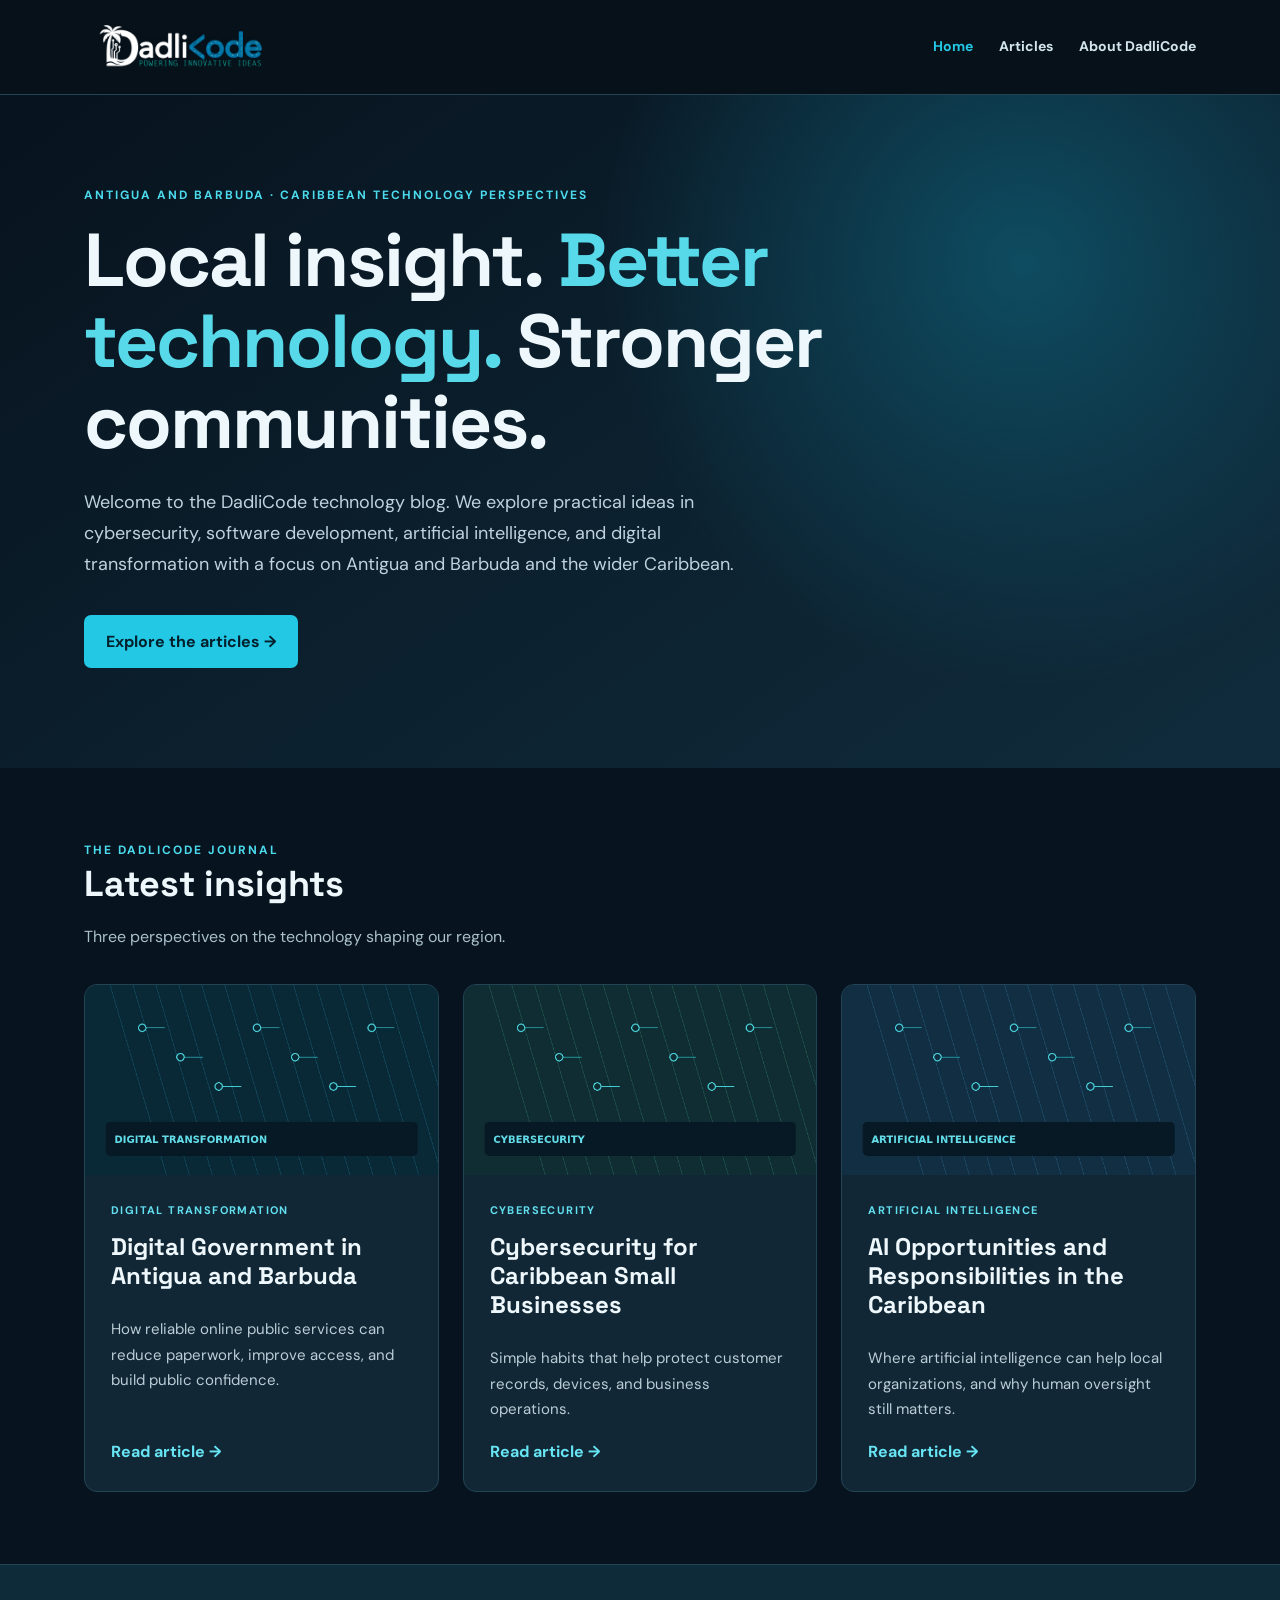
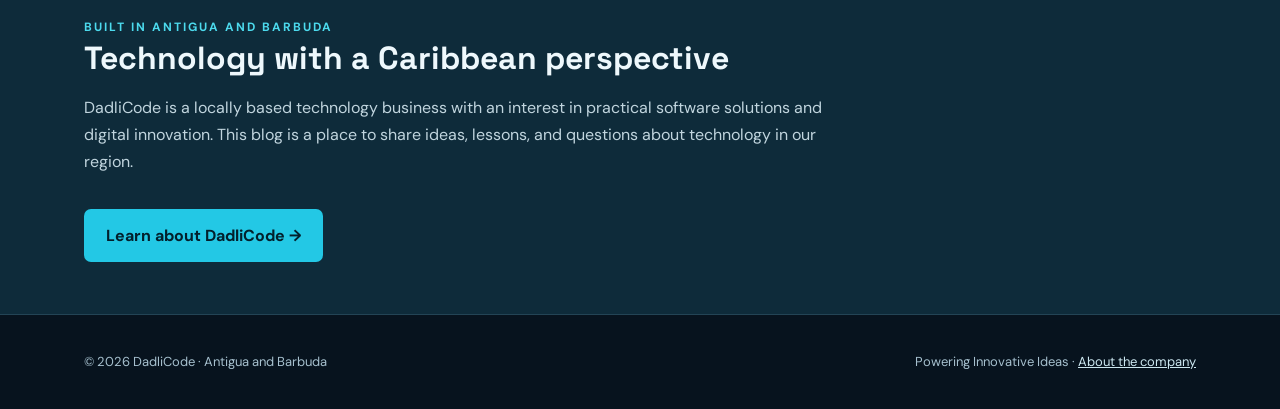
<file: index.html>
<!doctype html><html lang="en"><head><meta charset="utf-8"><meta name="viewport" content="width=device-width,initial-scale=1"><meta name="description" content="DadliCode technology blog from Antigua and Barbuda, covering Caribbean cybersecurity, digital transformation and AI."><title>Technology insights from Antigua and Barbuda | DadliCode</title><link rel="stylesheet" href="style.css"></head><body><header class="nav"><div class="container nav-inner"><a class="brand" href="index.html" aria-label="DadliCode home"><img src="assets/dadlicode-logo.png" alt="DadliCode - Powering Innovative Ideas"></a><nav class="links" aria-label="Main navigation"><a href="index.html" aria-current=page>Home</a><a href="index.html#articles" >Articles</a><a href="about.html" >About DadliCode</a></nav></div></header><main><section class="hero"><div class="container"><div class="eyebrow">Antigua and Barbuda · Caribbean technology perspectives</div><h1>Local insight. <span style="color:#58d9e9">Better technology.</span> Stronger communities.</h1><p>Welcome to the DadliCode technology blog. We explore practical ideas in cybersecurity, software development, artificial intelligence, and digital transformation with a focus on Antigua and Barbuda and the wider Caribbean.</p><a class="btn" href="#articles">Explore the articles →</a></div></section><section class="section" id="articles"><div class="container"><div class="eyebrow">The DadliCode Journal</div><h2>Latest insights</h2><p class="section-intro">Three perspectives on the technology shaping our region.</p><div class="grid"><article class="card"><a href="digital-government-antigua.html"><img src="assets/digital-government-antigua.jpg" alt="Digital Transformation illustration"></a><div class="card-body"><span class="category">Digital Transformation</span><h3>Digital Government in Antigua and Barbuda</h3><p>How reliable online public services can reduce paperwork, improve access, and build public confidence.</p><a class="read" href="digital-government-antigua.html" aria-label="Read Digital Government in Antigua and Barbuda">Read article →</a></div></article><article class="card"><a href="cybersecurity-caribbean-business.html"><img src="assets/cybersecurity-caribbean-business.jpg" alt="Cybersecurity illustration"></a><div class="card-body"><span class="category">Cybersecurity</span><h3>Cybersecurity for Caribbean Small Businesses</h3><p>Simple habits that help protect customer records, devices, and business operations.</p><a class="read" href="cybersecurity-caribbean-business.html" aria-label="Read Cybersecurity for Caribbean Small Businesses">Read article →</a></div></article><article class="card"><a href="ai-caribbean-opportunity.html"><img src="assets/ai-caribbean-opportunity.jpg" alt="Artificial Intelligence illustration"></a><div class="card-body"><span class="category">Artificial Intelligence</span><h3>AI Opportunities and Responsibilities in the Caribbean</h3><p>Where artificial intelligence can help local organizations, and why human oversight still matters.</p><a class="read" href="ai-caribbean-opportunity.html" aria-label="Read AI Opportunities and Responsibilities in the Caribbean">Read article →</a></div></article></div></div></section><section class="band"><div class="container"><div class="eyebrow">Built in Antigua and Barbuda</div><h2>Technology with a Caribbean perspective</h2><p>DadliCode is a locally based technology business with an interest in practical software solutions and digital innovation. This blog is a place to share ideas, lessons, and questions about technology in our region.</p><a class="btn" href="about.html">Learn about DadliCode →</a></div></section></main><footer class="footer"><div class="container footer-inner"><span>© 2026 DadliCode · Antigua and Barbuda</span><span>Powering Innovative Ideas · <a href="about.html">About the company</a></span></div></footer></body></html>
</file>
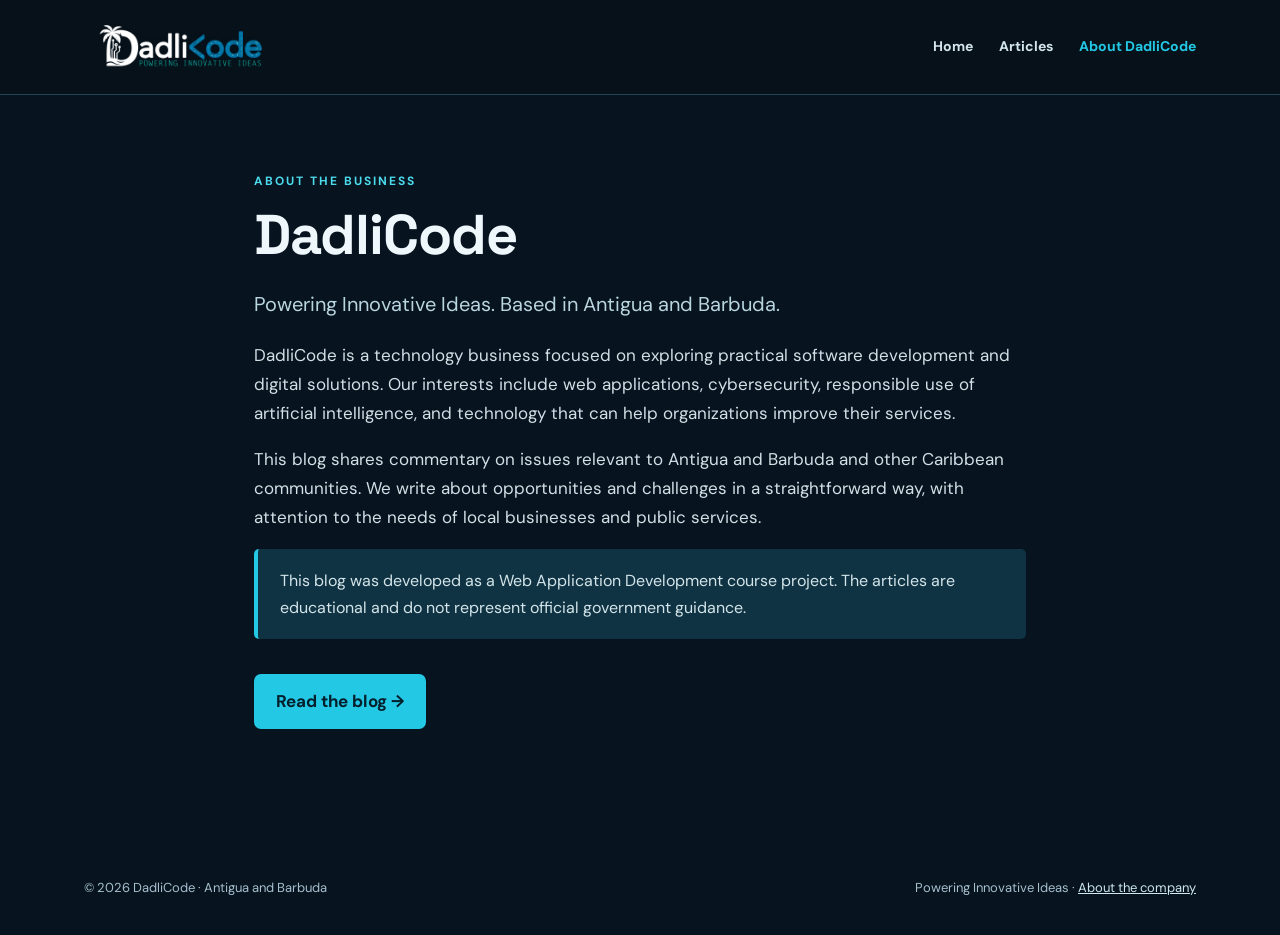
<file: about.html>
<!doctype html><html lang="en"><head><meta charset="utf-8"><meta name="viewport" content="width=device-width,initial-scale=1"><meta name="description" content="DadliCode technology blog from Antigua and Barbuda, covering Caribbean cybersecurity, digital transformation and AI."><title>About | DadliCode</title><link rel="stylesheet" href="style.css"></head><body><header class="nav"><div class="container nav-inner"><a class="brand" href="index.html" aria-label="DadliCode home"><img src="assets/dadlicode-logo.png" alt="DadliCode - Powering Innovative Ideas"></a><nav class="links" aria-label="Main navigation"><a href="index.html" >Home</a><a href="index.html#articles" >Articles</a><a href="about.html" aria-current=page>About DadliCode</a></nav></div></header><main><article class="article"><div class="eyebrow">About the business</div><h1>DadliCode</h1><p class="lead">Powering Innovative Ideas. Based in Antigua and Barbuda.</p><p>DadliCode is a technology business focused on exploring practical software development and digital solutions. Our interests include web applications, cybersecurity, responsible use of artificial intelligence, and technology that can help organizations improve their services.</p><p>This blog shares commentary on issues relevant to Antigua and Barbuda and other Caribbean communities. We write about opportunities and challenges in a straightforward way, with attention to the needs of local businesses and public services.</p><div class="note">This blog was developed as a Web Application Development course project. The articles are educational and do not represent official government guidance.</div><p><a class="btn" href="index.html#articles">Read the blog →</a></p></article></main><footer class="footer"><div class="container footer-inner"><span>© 2026 DadliCode · Antigua and Barbuda</span><span>Powering Innovative Ideas · <a href="about.html">About the company</a></span></div></footer></body></html>
</file>
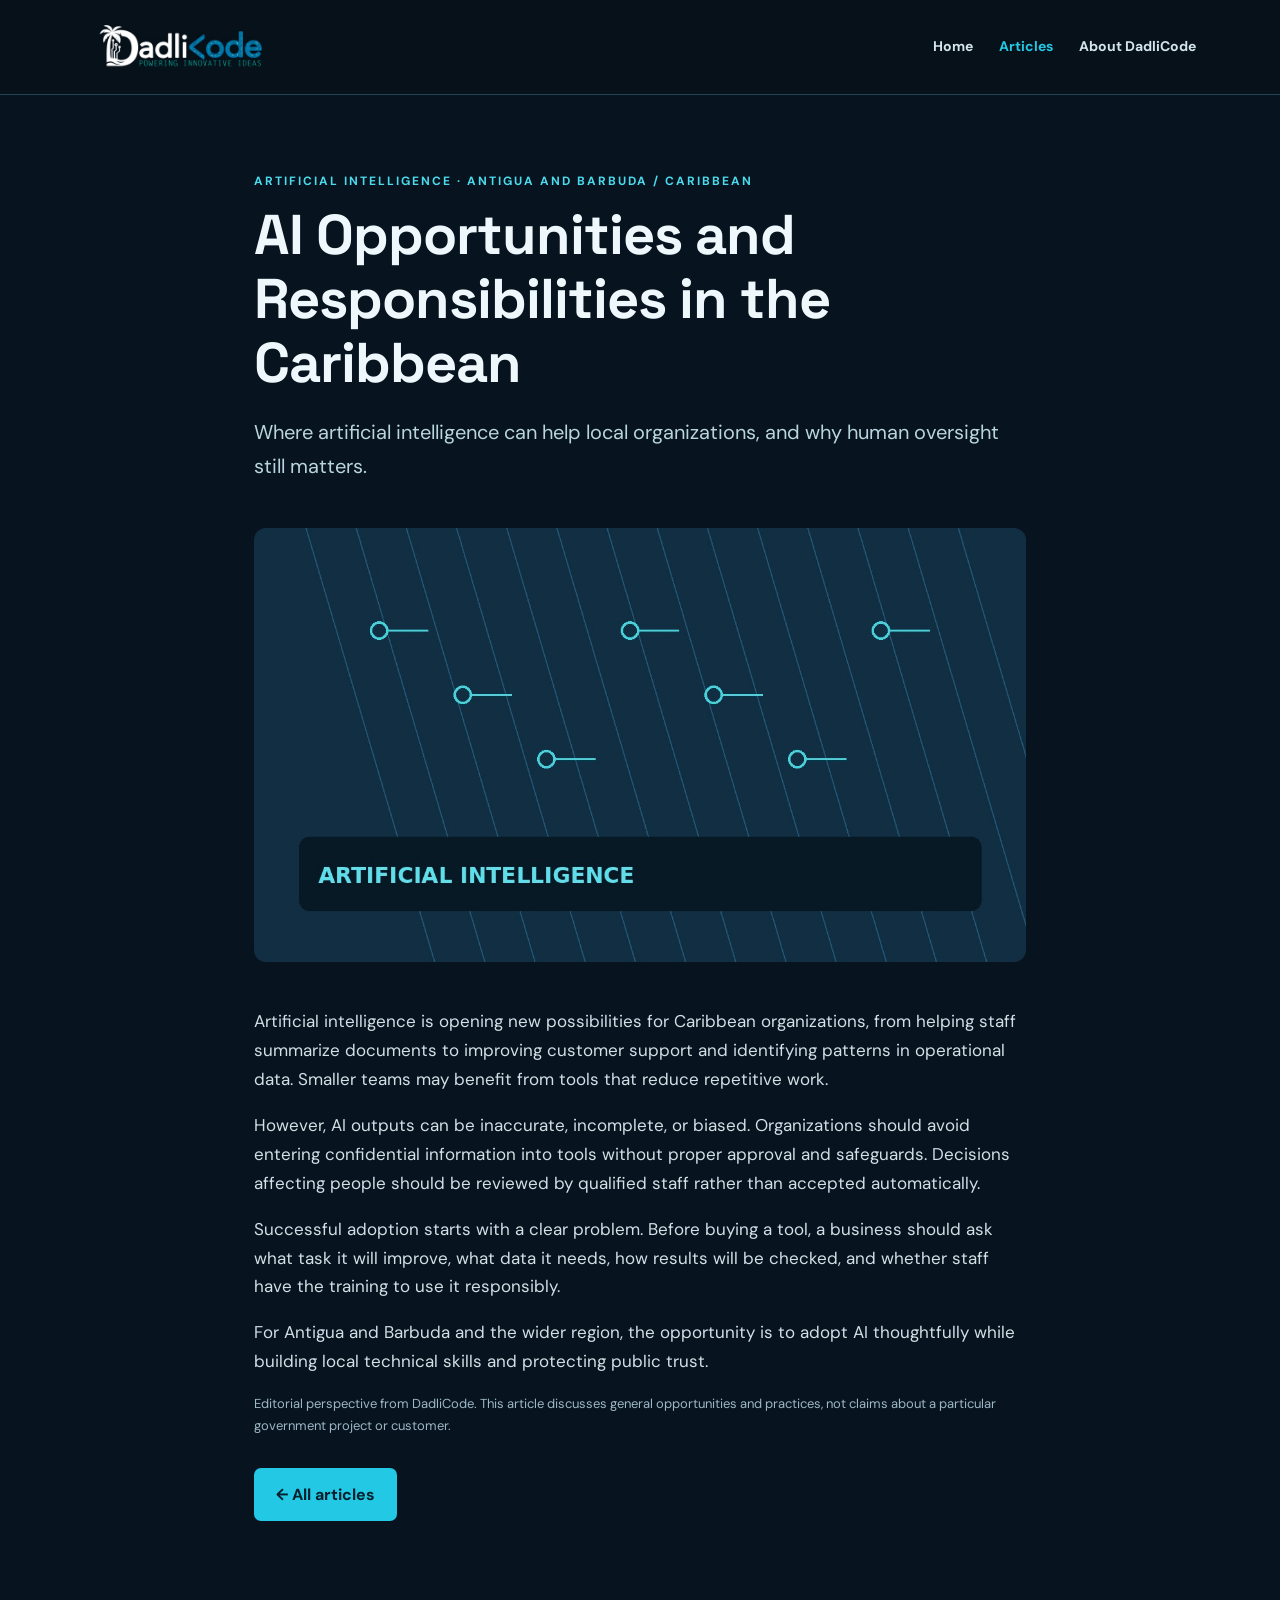
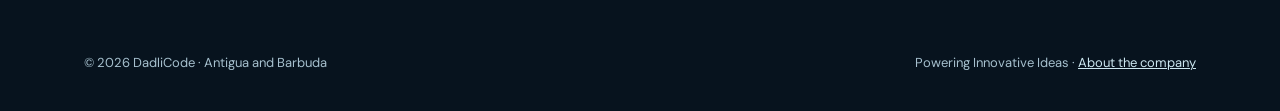
<file: ai-caribbean-opportunity.html>
<!doctype html><html lang="en"><head><meta charset="utf-8"><meta name="viewport" content="width=device-width,initial-scale=1"><meta name="description" content="DadliCode technology blog from Antigua and Barbuda, covering Caribbean cybersecurity, digital transformation and AI."><title>AI Opportunities and Responsibilities in the Caribbean | DadliCode</title><link rel="stylesheet" href="style.css"></head><body><header class="nav"><div class="container nav-inner"><a class="brand" href="index.html" aria-label="DadliCode home"><img src="assets/dadlicode-logo.png" alt="DadliCode - Powering Innovative Ideas"></a><nav class="links" aria-label="Main navigation"><a href="index.html" >Home</a><a href="index.html#articles" aria-current=page>Articles</a><a href="about.html" >About DadliCode</a></nav></div></header><main><article class="article"><div class="eyebrow">Artificial Intelligence · Antigua and Barbuda / Caribbean</div><h1>AI Opportunities and Responsibilities in the Caribbean</h1><p class="lead">Where artificial intelligence can help local organizations, and why human oversight still matters.</p><img src="assets/ai-caribbean-opportunity.jpg" alt="Original technology illustration for artificial intelligence"><p>Artificial intelligence is opening new possibilities for Caribbean organizations, from helping staff summarize documents to improving customer support and identifying patterns in operational data. Smaller teams may benefit from tools that reduce repetitive work.</p><p>However, AI outputs can be inaccurate, incomplete, or biased. Organizations should avoid entering confidential information into tools without proper approval and safeguards. Decisions affecting people should be reviewed by qualified staff rather than accepted automatically.</p><p>Successful adoption starts with a clear problem. Before buying a tool, a business should ask what task it will improve, what data it needs, how results will be checked, and whether staff have the training to use it responsibly.</p><p>For Antigua and Barbuda and the wider region, the opportunity is to adopt AI thoughtfully while building local technical skills and protecting public trust.</p><p class="small">Editorial perspective from DadliCode. This article discusses general opportunities and practices, not claims about a particular government project or customer.</p><a class="btn" href="index.html#articles">← All articles</a></article></main><footer class="footer"><div class="container footer-inner"><span>© 2026 DadliCode · Antigua and Barbuda</span><span>Powering Innovative Ideas · <a href="about.html">About the company</a></span></div></footer></body></html>
</file>
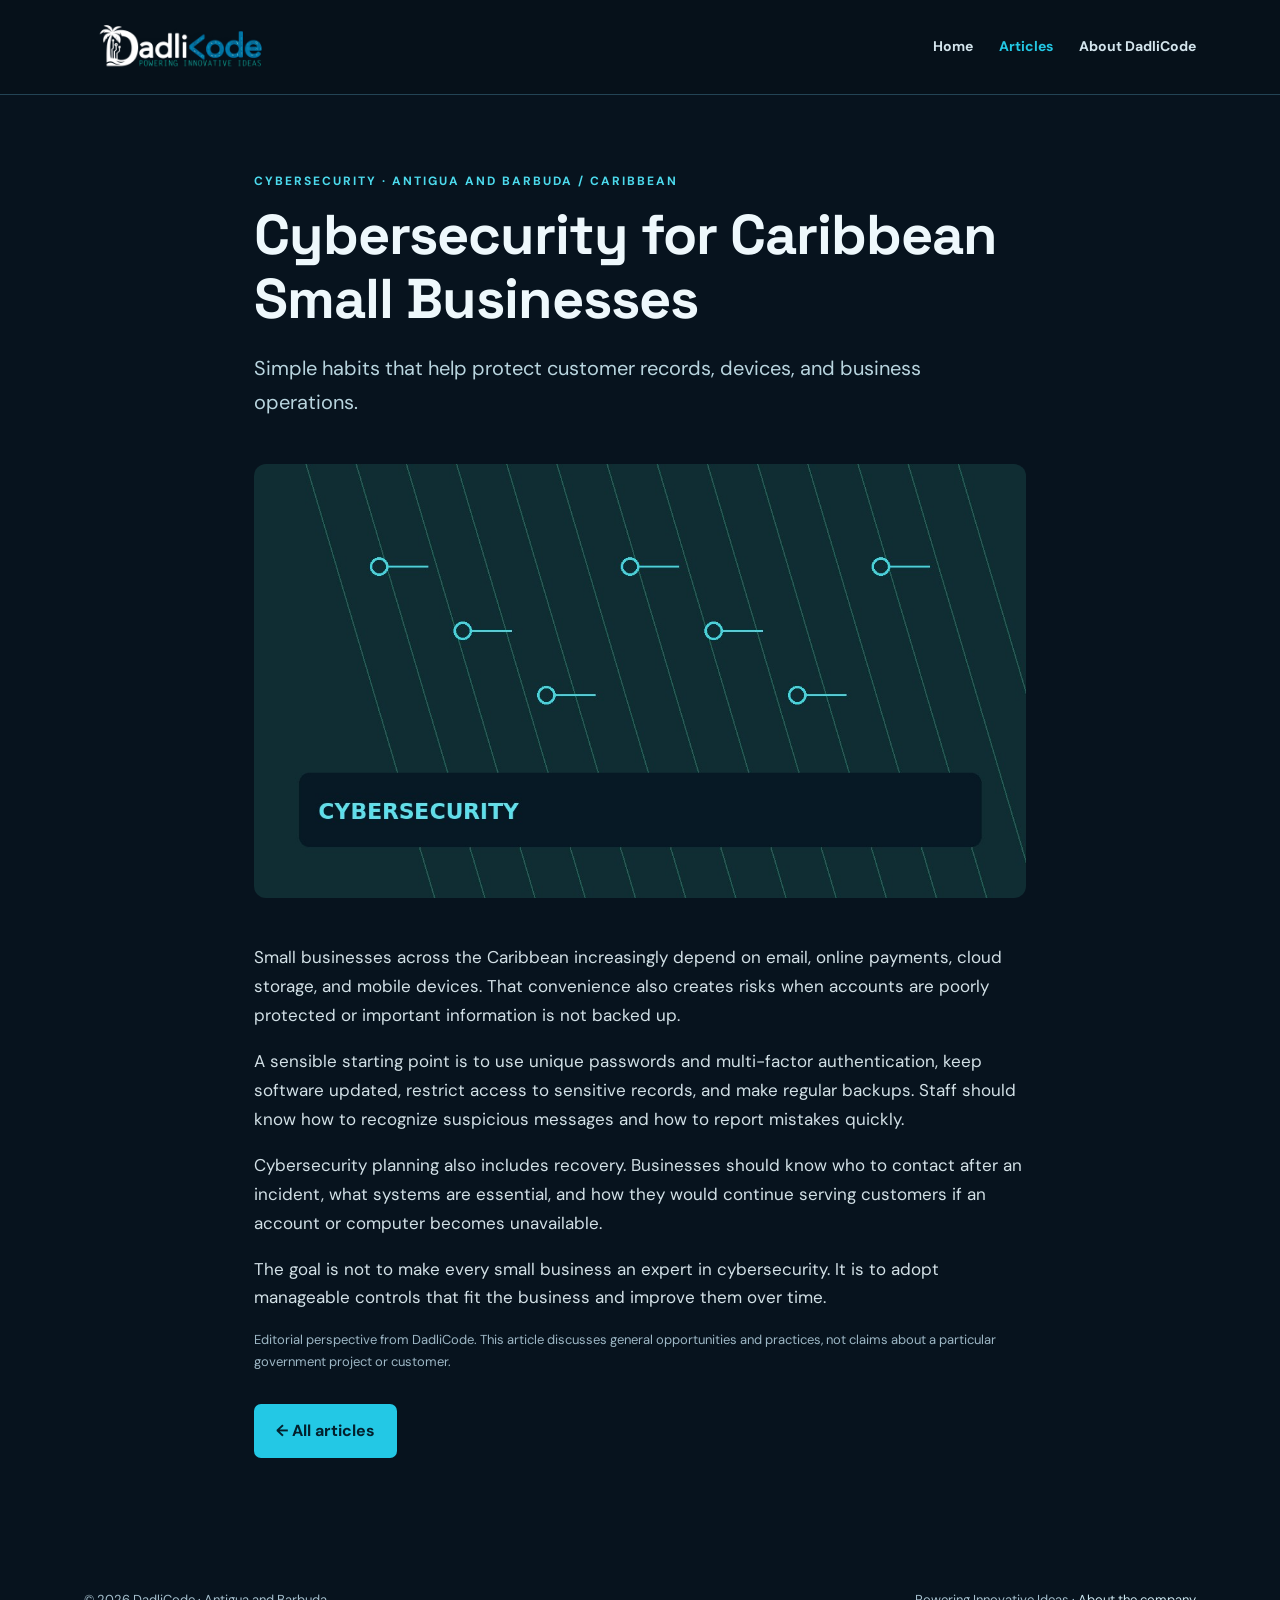
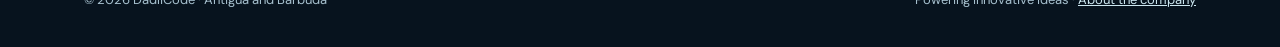
<file: cybersecurity-caribbean-business.html>
<!doctype html><html lang="en"><head><meta charset="utf-8"><meta name="viewport" content="width=device-width,initial-scale=1"><meta name="description" content="DadliCode technology blog from Antigua and Barbuda, covering Caribbean cybersecurity, digital transformation and AI."><title>Cybersecurity for Caribbean Small Businesses | DadliCode</title><link rel="stylesheet" href="style.css"></head><body><header class="nav"><div class="container nav-inner"><a class="brand" href="index.html" aria-label="DadliCode home"><img src="assets/dadlicode-logo.png" alt="DadliCode - Powering Innovative Ideas"></a><nav class="links" aria-label="Main navigation"><a href="index.html" >Home</a><a href="index.html#articles" aria-current=page>Articles</a><a href="about.html" >About DadliCode</a></nav></div></header><main><article class="article"><div class="eyebrow">Cybersecurity · Antigua and Barbuda / Caribbean</div><h1>Cybersecurity for Caribbean Small Businesses</h1><p class="lead">Simple habits that help protect customer records, devices, and business operations.</p><img src="assets/cybersecurity-caribbean-business.jpg" alt="Original technology illustration for cybersecurity"><p>Small businesses across the Caribbean increasingly depend on email, online payments, cloud storage, and mobile devices. That convenience also creates risks when accounts are poorly protected or important information is not backed up.</p><p>A sensible starting point is to use unique passwords and multi-factor authentication, keep software updated, restrict access to sensitive records, and make regular backups. Staff should know how to recognize suspicious messages and how to report mistakes quickly.</p><p>Cybersecurity planning also includes recovery. Businesses should know who to contact after an incident, what systems are essential, and how they would continue serving customers if an account or computer becomes unavailable.</p><p>The goal is not to make every small business an expert in cybersecurity. It is to adopt manageable controls that fit the business and improve them over time.</p><p class="small">Editorial perspective from DadliCode. This article discusses general opportunities and practices, not claims about a particular government project or customer.</p><a class="btn" href="index.html#articles">← All articles</a></article></main><footer class="footer"><div class="container footer-inner"><span>© 2026 DadliCode · Antigua and Barbuda</span><span>Powering Innovative Ideas · <a href="about.html">About the company</a></span></div></footer></body></html>
</file>
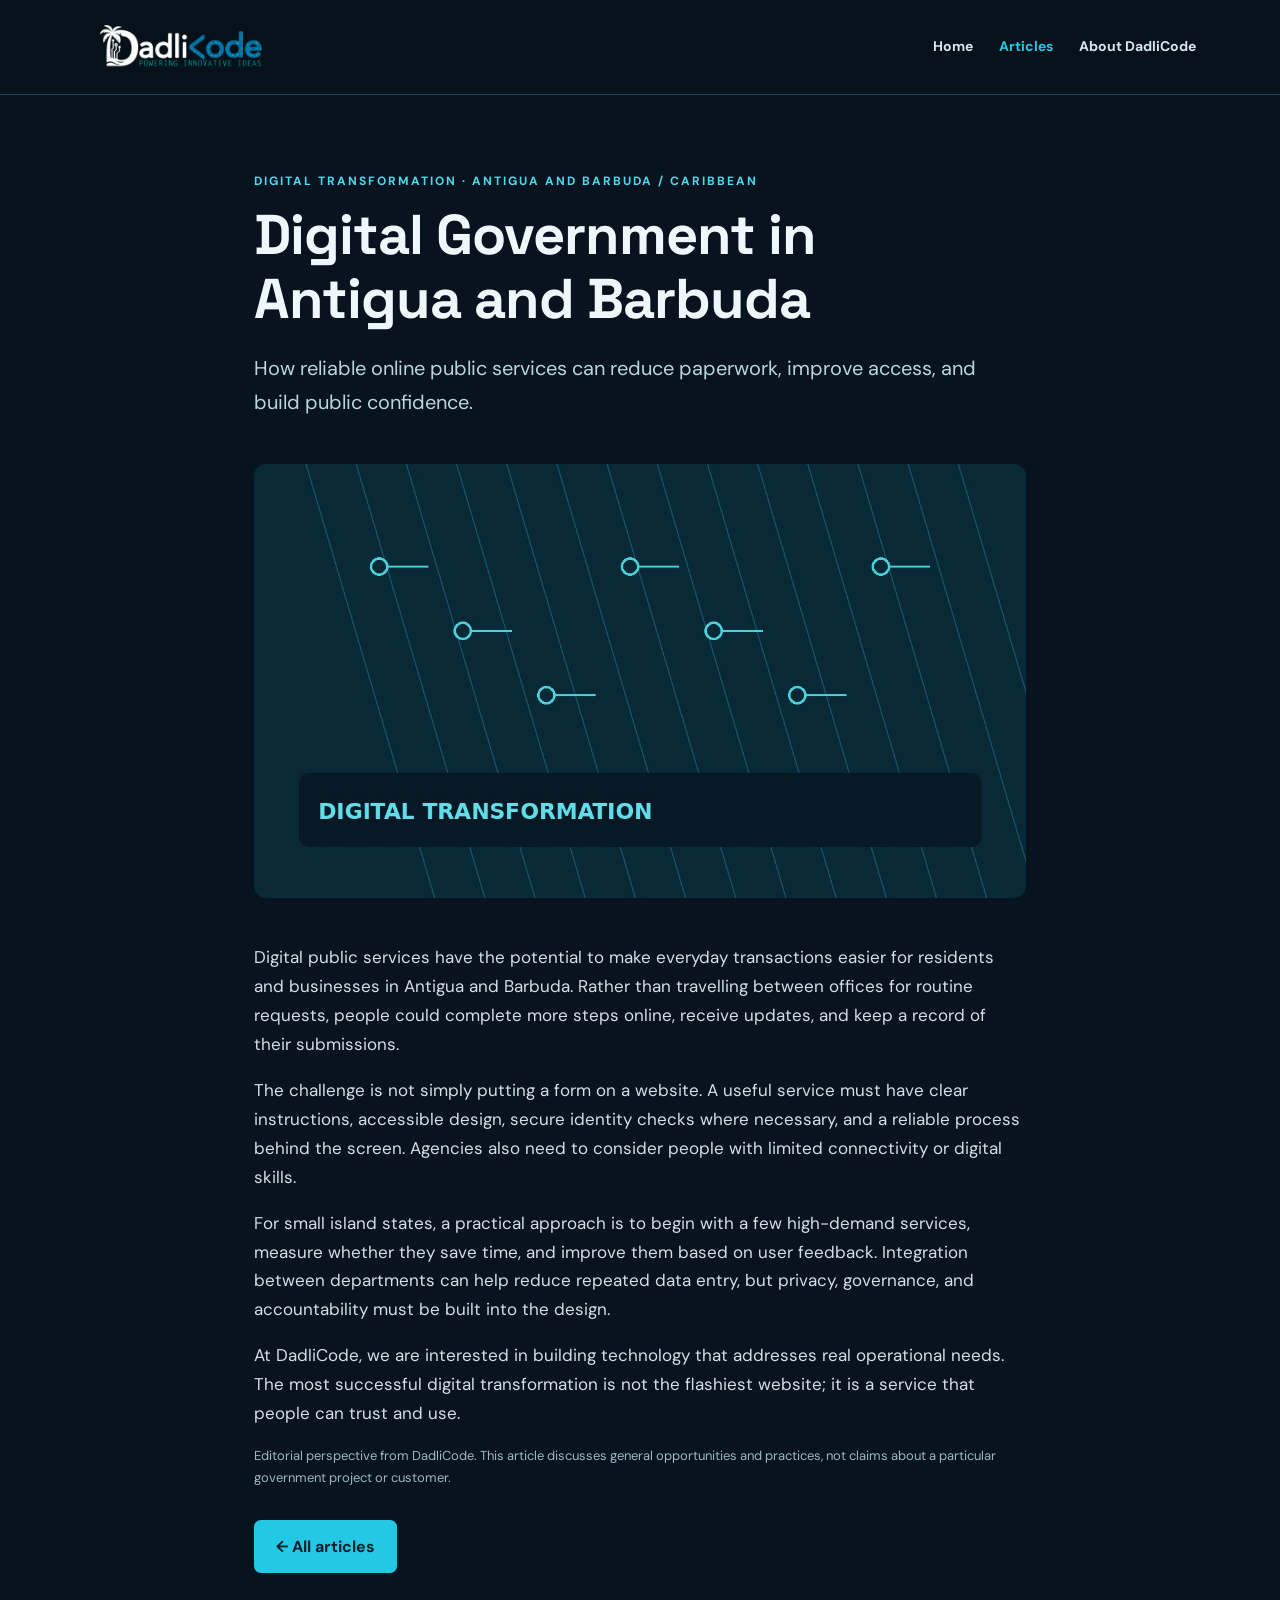
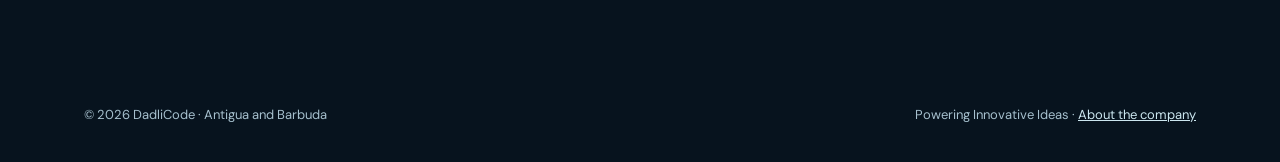
<file: digital-government-antigua.html>
<!doctype html><html lang="en"><head><meta charset="utf-8"><meta name="viewport" content="width=device-width,initial-scale=1"><meta name="description" content="DadliCode technology blog from Antigua and Barbuda, covering Caribbean cybersecurity, digital transformation and AI."><title>Digital Government in Antigua and Barbuda | DadliCode</title><link rel="stylesheet" href="style.css"></head><body><header class="nav"><div class="container nav-inner"><a class="brand" href="index.html" aria-label="DadliCode home"><img src="assets/dadlicode-logo.png" alt="DadliCode - Powering Innovative Ideas"></a><nav class="links" aria-label="Main navigation"><a href="index.html" >Home</a><a href="index.html#articles" aria-current=page>Articles</a><a href="about.html" >About DadliCode</a></nav></div></header><main><article class="article"><div class="eyebrow">Digital Transformation · Antigua and Barbuda / Caribbean</div><h1>Digital Government in Antigua and Barbuda</h1><p class="lead">How reliable online public services can reduce paperwork, improve access, and build public confidence.</p><img src="assets/digital-government-antigua.jpg" alt="Original technology illustration for digital transformation"><p>Digital public services have the potential to make everyday transactions easier for residents and businesses in Antigua and Barbuda. Rather than travelling between offices for routine requests, people could complete more steps online, receive updates, and keep a record of their submissions.</p><p>The challenge is not simply putting a form on a website. A useful service must have clear instructions, accessible design, secure identity checks where necessary, and a reliable process behind the screen. Agencies also need to consider people with limited connectivity or digital skills.</p><p>For small island states, a practical approach is to begin with a few high-demand services, measure whether they save time, and improve them based on user feedback. Integration between departments can help reduce repeated data entry, but privacy, governance, and accountability must be built into the design.</p><p>At DadliCode, we are interested in building technology that addresses real operational needs. The most successful digital transformation is not the flashiest website; it is a service that people can trust and use.</p><p class="small">Editorial perspective from DadliCode. This article discusses general opportunities and practices, not claims about a particular government project or customer.</p><a class="btn" href="index.html#articles">← All articles</a></article></main><footer class="footer"><div class="container footer-inner"><span>© 2026 DadliCode · Antigua and Barbuda</span><span>Powering Innovative Ideas · <a href="about.html">About the company</a></span></div></footer></body></html>
</file>
<file: style.css>
@import url('https://fonts.googleapis.com/css2?family=DM+Sans:wght@400;500;600;700&family=Space+Grotesk:wght@400;500;600;700&display=swap');
:root{--bg:#07131e;--surface:#0e2230;--ink:#eef8fc;--muted:#aac0cc;--cyan:#23c8e5;--line:#234455;--light:#f3f8fa}*{box-sizing:border-box}html{scroll-behavior:smooth}body{margin:0;font-family:'DM Sans',Arial,sans-serif;color:var(--ink);background:var(--bg);line-height:1.7}a{color:inherit}a:focus-visible,button:focus-visible{outline:3px solid #ffcf69;outline-offset:4px}.container{max-width:1160px;margin:auto;padding:0 24px}.nav{background:#06111a;border-bottom:1px solid var(--line)}.nav-inner{display:flex;align-items:center;justify-content:space-between;gap:24px;min-height:94px}.brand img{width:220px;max-width:40vw;height:auto;display:block}.links{display:flex;flex-wrap:wrap;gap:26px}.links a{text-decoration:none;font-weight:700;font-size:14px;color:#d4e5ed}.links a:hover,.links a[aria-current=page]{color:var(--cyan)}.hero{padding:90px 0 100px;background:radial-gradient(circle at 80% 25%,#0e4c61 0,transparent 37%),linear-gradient(145deg,#07131e,#102c3c)}.eyebrow{font-size:12px;letter-spacing:2px;text-transform:uppercase;color:#4cdaed;font-weight:700}.hero h1{font:700 clamp(40px,6vw,75px)/1.08 'Space Grotesk',Arial,sans-serif;max-width:850px;letter-spacing:-2px;margin:15px 0 24px}.hero p{max-width:690px;color:#bed3dd;font-size:18px}.btn{display:inline-block;background:var(--cyan);color:#03202c;text-decoration:none;border-radius:7px;padding:13px 22px;font-weight:700;margin-top:18px}.btn:hover{background:#82effa}.section{padding:72px 0}.section h2{font:700 36px 'Space Grotesk',sans-serif;margin:0 0 10px}.section-intro{color:var(--muted);margin-bottom:34px}.grid{display:grid;grid-template-columns:repeat(3,minmax(0,1fr));gap:24px}.card{background:#112735;border:1px solid var(--line);border-radius:13px;overflow:hidden;display:flex;flex-direction:column}.card img{display:block;width:100%;height:190px;object-fit:cover}.card-body{padding:26px;flex:1;display:flex;flex-direction:column}.category{font-size:11px;color:#62e0f0;letter-spacing:1.4px;text-transform:uppercase;font-weight:700}.card h3{font:700 24px/1.22 'Space Grotesk',sans-serif;margin:12px 0}.card p{color:#bbced7;font-size:15px;flex:1}.read{color:#67e5f4;text-decoration:none;font-weight:700}.read:hover{text-decoration:underline}.band{background:#0e2b3a;border-top:1px solid var(--line);border-bottom:1px solid var(--line);padding:52px 0}.band h2{font:700 32px 'Space Grotesk',sans-serif;margin:0 0 12px}.band p{max-width:750px;color:#c1d5de}.footer{padding:36px 0;color:#a6c0ce;font-size:13px}.footer-inner{display:flex;justify-content:space-between;flex-wrap:wrap;gap:12px}.article{max-width:820px;margin:0 auto;padding:76px 24px 95px}.article h1{font:700 clamp(36px,5vw,56px)/1.14 'Space Grotesk',sans-serif;letter-spacing:-1px;margin:12px 0}.article .lead{font-size:20px;color:#b9d5df}.article img{width:100%;height:auto;border-radius:12px;margin:25px 0 20px}.article p{font-size:17px;color:#d2e0e6}.article h2{font-family:'Space Grotesk',sans-serif}.note{background:#103343;border-left:4px solid var(--cyan);padding:18px 22px;color:#d3e5ea;border-radius:5px}.small{font-size:13px!important;color:#9db7c5!important}.contact-link{color:#62e0f0}.footer a{color:#cce7f0}@media(max-width:850px){.grid{grid-template-columns:1fr 1fr}.nav-inner{align-items:flex-start;flex-direction:column;padding:16px 0}.hero{padding:65px 0}}@media(max-width:600px){.grid{grid-template-columns:1fr}.links{gap:16px}.brand img{width:185px}.hero h1{letter-spacing:-1px}.section{padding:50px 0}.article{padding-top:52px}.footer-inner{flex-direction:column}}
</file>
